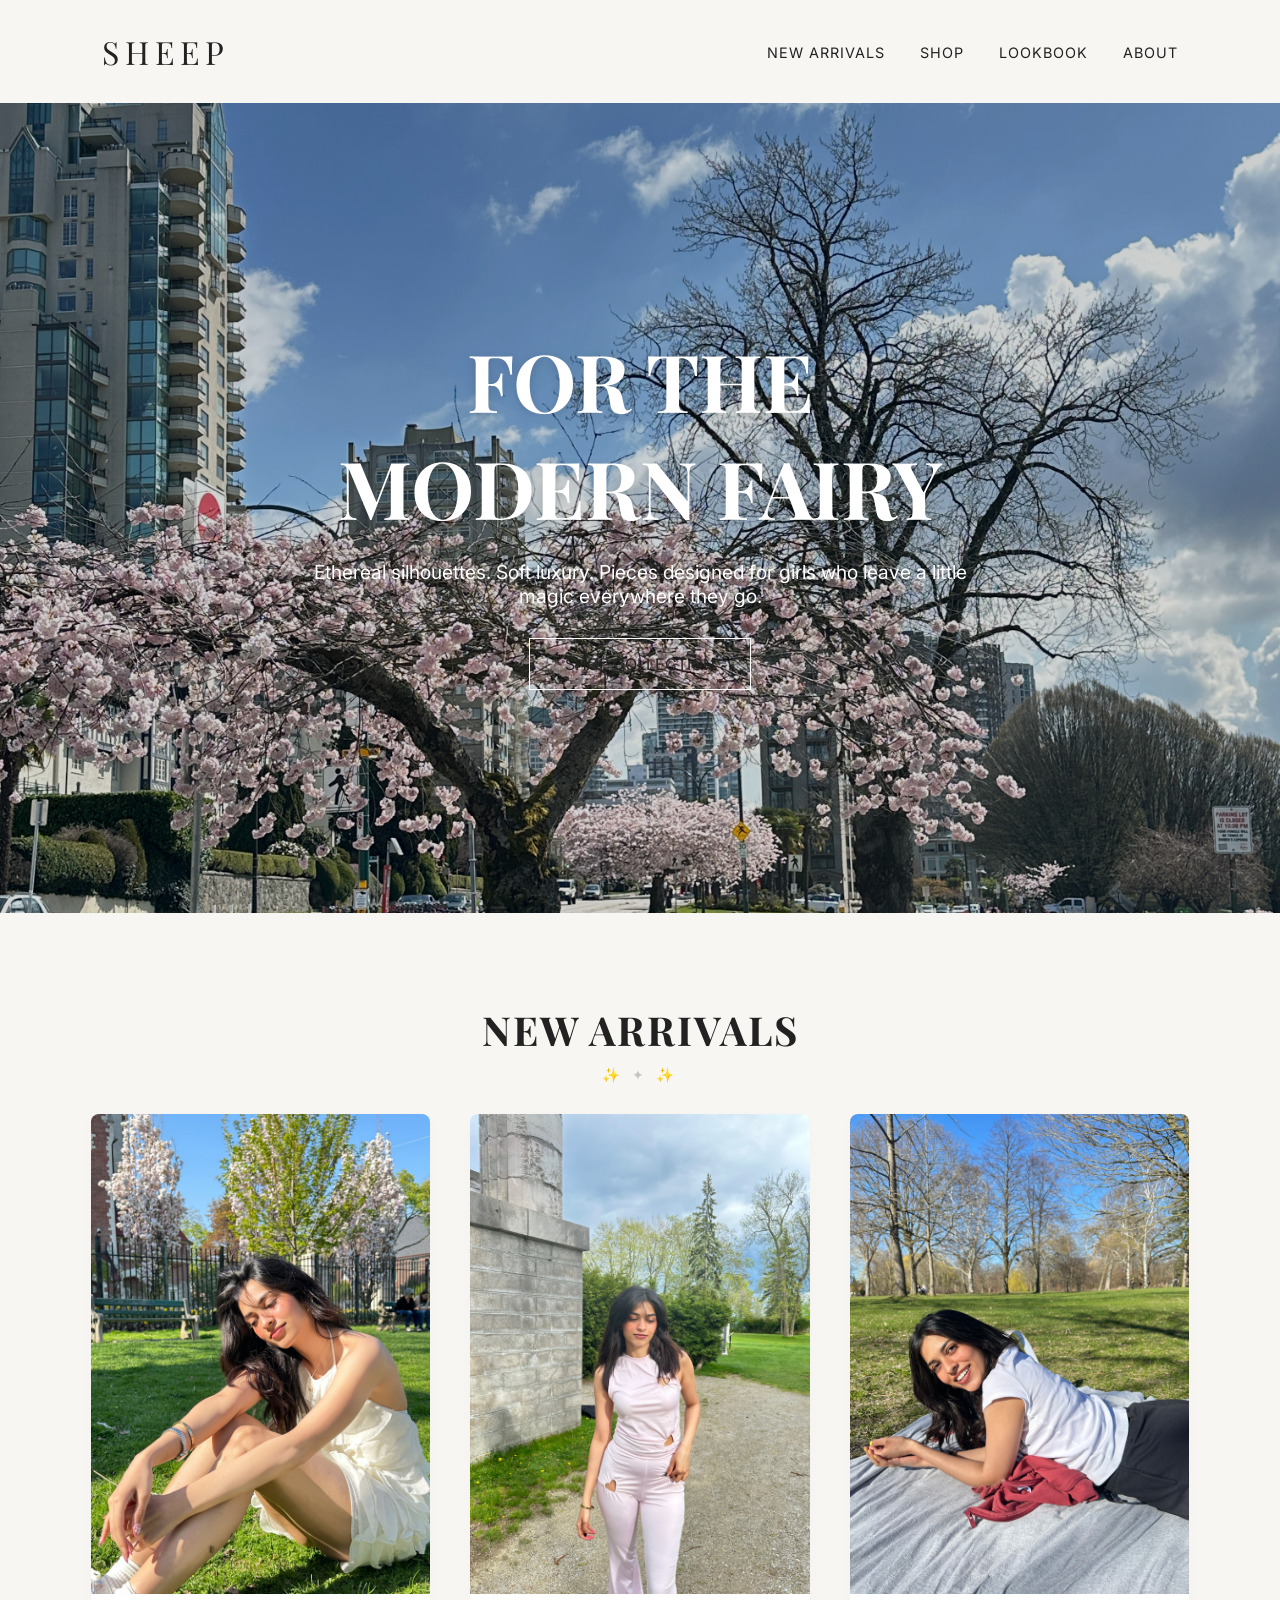
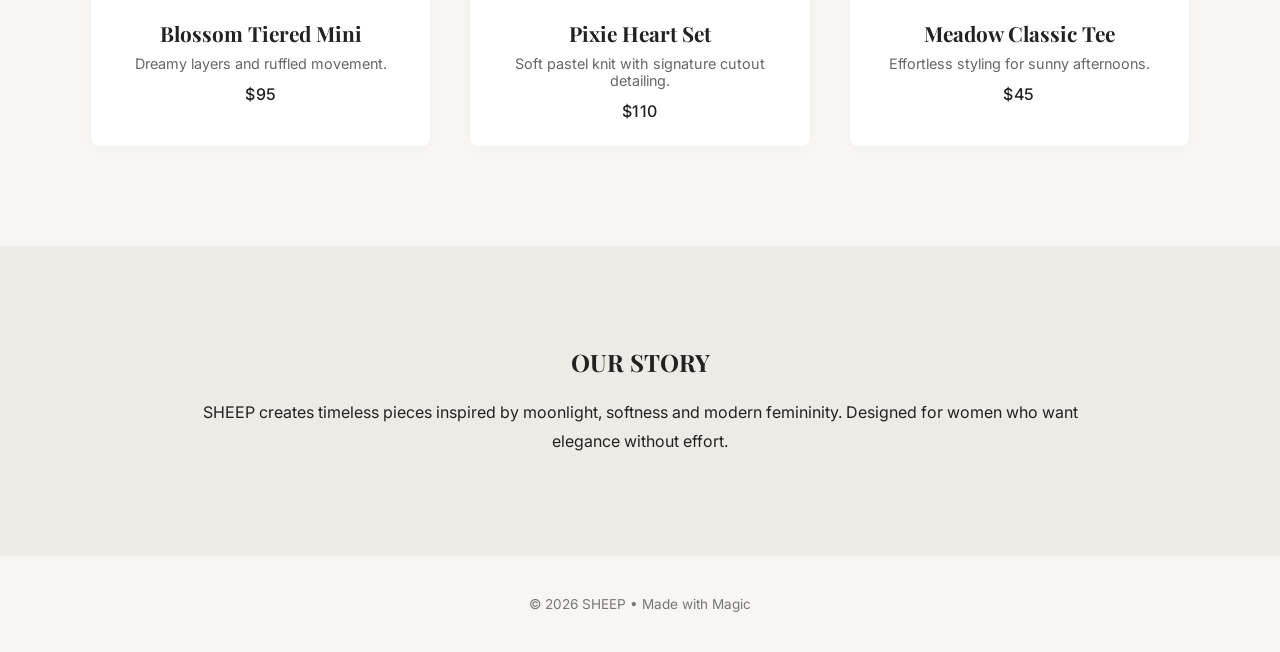
<file: index.html>
<!DOCTYPE html>
<html lang="en">
<head>
<meta charset="UTF-8">
<meta name="viewport" content="width=device-width, initial-scale=1.0">

<title>SHEEP | Modern Fairy</title>

<link rel="stylesheet" href="style.css">

</head>

<body>

<header>
    <div class="logo">SHEEP</div>

    <nav>
        <ul>
            <li><a href="index.html">New Arrivals</a></li>
            <li><a href="shop.html">Shop</a></li>
            <li><a href="#">Lookbook</a></li>
            <li><a href="#">About</a></li>
        </ul>
    </nav>
</header>

<section class="hero">
    <div class="hero-content">
        <h1>FOR THE MODERN FAIRY</h1>

        <p>
            Ethereal silhouettes. Soft luxury.
            Pieces designed for girls who leave a little magic everywhere they go.
        </p>

        <a href="shop.html" class="button">SHOP COLLECTION</a>
    </div>
</section>

<section class="collection-title">
    <h2>NEW ARRIVALS</h2>
    <div class="sparkle-divider">✨ ✦ ✨</div>
</section>

<section class="products">

    <a href="#" class="product">
        <div class="product-img-container">
            <img src="down.jpg" alt="Blossom Tiered Mini Dress">
        </div>
        <div class="product-info">
            <h3>Blossom Tiered Mini</h3>
            <p>Dreamy layers and ruffled movement.</p>
            <span>$95</span>
        </div>
    </a>

    <a href="#" class="product">
        <div class="product-img-container">
            <img src="sit.jpg" alt="Pixie Heart Co-ord Set">
        </div>
        <div class="product-info">
            <h3>Pixie Heart Set</h3>
            <p>Soft pastel knit with signature cutout detailing.</p>
            <span>$110</span>
        </div>
    </a>

    <a href="#" class="product">
        <div class="product-img-container">
            <img src="park.jpg" alt="Meadow Classic Tee">
        </div>
        <div class="product-info">
            <h3>Meadow Classic Tee</h3>
            <p>Effortless styling for sunny afternoons.</p>
            <span>$45</span>
        </div>
    </a>

</section>

<section class="about">
    <h2>OUR STORY</h2>

    <p>
        SHEEP creates timeless pieces inspired by moonlight,
        softness and modern femininity.
        Designed for women who want elegance without effort.
    </p>
</section>

<footer>
    <p>© 2026 SHEEP • Made with Magic</p>
</footer>

</body>
</html>
</file>
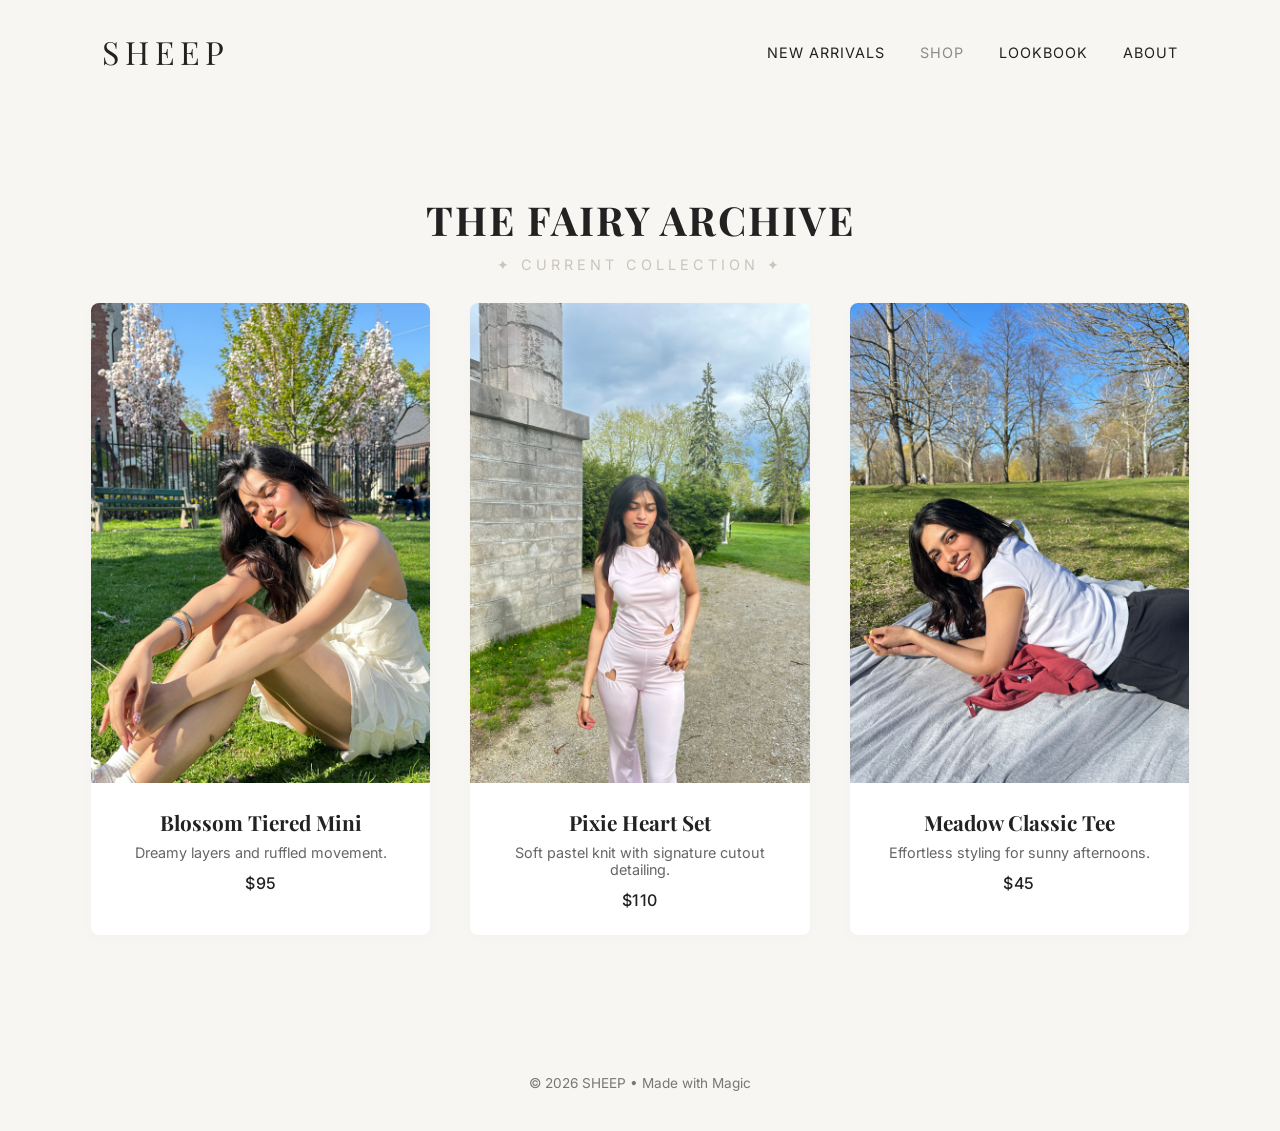
<file: shop.html>
<!DOCTYPE html>
<html lang="en">
<head>
    <meta charset="UTF-8">
    <meta name="viewport" content="width=device-width, initial-scale=1.0">
    <title>The Fairy Archive | SHEEP</title>
    <link rel="stylesheet" href="style.css">
</head>
<body>

<header>
    <div class="logo"><a href="index.html">SHEEP</a></div>
    <nav>
        <ul>
            <li><a href="index.html">New Arrivals</a></li>
            <li><a href="shop.html" style="opacity: 0.5;">Shop</a></li>
            <li><a href="#">Lookbook</a></li>
            <li><a href="#">About</a></li>
        </ul>
    </nav>
</header>

<section class="collection-title">
    <h2>THE FAIRY ARCHIVE</h2>
    <div class="sparkle-divider">✦ CURRENT COLLECTION ✦</div>
</section>

<section class="products">

    <a href="#" class="product">
        <div class="product-img-container">
            <img src="down.jpg" alt="Blossom Tiered Mini Dress">
        </div>
        <div class="product-info">
            <h3>Blossom Tiered Mini</h3>
            <p>Dreamy layers and ruffled movement.</p>
            <span>$95</span>
        </div>
    </a>

    <a href="#" class="product">
        <div class="product-img-container">
            <img src="sit.jpg" alt="Pixie Heart Co-ord Set">
        </div>
        <div class="product-info">
            <h3>Pixie Heart Set</h3>
            <p>Soft pastel knit with signature cutout detailing.</p>
            <span>$110</span>
        </div>
    </a>

    <a href="#" class="product">
        <div class="product-img-container">
            <img src="park.jpg" alt="Meadow Classic Tee">
        </div>
        <div class="product-info">
            <h3>Meadow Classic Tee</h3>
            <p>Effortless styling for sunny afternoons.</p>
            <span>$45</span>
        </div>
    </a>

</section>

<footer>
    <p>© 2026 SHEEP • Made with Magic</p>
</footer>

</body>
</html>
</file>
<file: style.css>
@import url('https://fonts.googleapis.com/css2?family=Playfair+Display:wght@400;600;700&family=Inter:wght@300;400;500&display=swap');

:root {
    --ivory: #F8F6F2;
    --pearl: #EEEAE5;
    --silver: #C9C5BE;
    --charcoal: #222222;
    --white: #FFFFFF;
}

/* --- Global Elements & Reset --- */
* {
    margin: 0;
    padding: 0;
    box-sizing: border-box;
}

body {
    font-family: 'Inter', sans-serif;
    background: var(--ivory);
    color: var(--charcoal);
    overflow-x: hidden;
}

/* Permanent Shield: Keeps links completely free of random blue colors or underlines */
a, a:link, a:visited, a:hover, a:active {
    color: inherit !important;
    text-decoration: none !important;
    outline: none;
}

/* --- Header Elements --- */
header {
    display: flex;
    justify-content: space-between;
    align-items: center;
    padding: 30px 8%;
    background: rgba(248,246,242,0.95);
    position: sticky;
    top: 0;
    z-index: 100;
}

.logo {
    font-family: 'Playfair Display', serif;
    font-size: 2rem;
    letter-spacing: 6px;
}

nav ul {
    display: flex;
    gap: 35px;
    list-style: none;
}

nav a {
    font-size: 0.9rem;
    letter-spacing: 1px;
    text-transform: uppercase;
    transition: opacity 0.3s ease;
}

nav a:hover {
    opacity: 0.6;
}

/* --- Hero Banner (Using view.jpg) --- */
.hero {
    height: 90vh;
    /* Sets up your beautiful cherry blossom scene as the main banner */
    background-image:
    linear-gradient(rgba(0,0,0,0.2), rgba(0,0,0,0.15)),
    url('view.jpg'); /* Enforced strict lowercase .jpg */

    background-size: cover;
    background-position: center 35%; /* Nicely highlights the pink flowers */

    display: flex;
    align-items: center;
    justify-content: center;
    text-align: center;
}

.hero-content {
    max-width: 700px;
}

.hero h1 {
    font-family: 'Playfair Display', serif;
    color: white;
    font-size: 5rem;
    margin-bottom: 20px;
    text-shadow: 0 2px 10px rgba(0,0,0,0.15);
}

.hero p {
    color: white;
    font-size: 1.2rem;
    margin-bottom: 30px;
    text-shadow: 0 1px 5px rgba(0,0,0,0.15);
}

.button {
    display: inline-block;
    padding: 15px 35px;
    border: 1px solid white;
    color: white !important;
    transition: all 0.3s ease;
}

.button:hover {
    background: var(--white);
    color: var(--charcoal) !important;
}

/* --- Layout Grid Alignment Elements --- */
.collection-title {
    text-align: center;
    padding: 90px 0 30px;
}

.collection-title h2 {
    font-family: 'Playfair Display', serif;
    font-size: 2.5rem;
    letter-spacing: 2px;
}

.sparkle-divider {
    color: var(--silver);
    font-size: 0.9rem;
    margin-top: 10px;
    letter-spacing: 4px;
}

.products {
    display: grid;
    grid-template-columns: repeat(3, 1fr);
    gap: 40px;
    max-width: 1200px; /* Clamps the width so items don't stretch layout horizontally */
    margin: 0 auto;    /* Centers the product lineup cleanly */
    padding: 0 4% 100px;
}

.product {
    display: block;
    background: var(--white);
    border-radius: 8px;
    overflow: hidden;
    box-shadow: 0 4px 15px rgba(0,0,0,0.02);
    transition: transform 0.4s ease, box-shadow 0.4s ease;
}

.product-img-container {
    width: 100%;
    height: 480px; /* Gives portrait outfit photos consistent breathing space */
    overflow: hidden;
}

.product img {
    width: 100%;
    height: 100%;
    object-fit: cover;
    transition: transform 0.6s ease;
}

.product-info {
    padding: 25px;
    text-align: center;
}

.product h3 {
    font-family: 'Playfair Display', serif;
    font-size: 1.3rem;
    margin-bottom: 8px;
}

.product p {
    font-size: 0.9rem;
    color: #666666;
    margin-bottom: 12px;
}

.product span {
    display: block;
    font-weight: 500;
    font-size: 1rem;
    letter-spacing: 0.5px;
}

/* Desktop Hover Animations */
.product:hover {
    transform: translateY(-5px);
    box-shadow: 0 15px 30px rgba(201, 197, 190, 0.4);
}

.product:hover img {
    transform: scale(1.02);
}

/* --- About & Footer --- */
.about {
    text-align: center;
    padding: 100px 15%;
    background: var(--pearl);
}

.about h2 {
    font-family: 'Playfair Display', serif;
    margin-bottom: 20px;
}

.about p {
    line-height: 1.8;
}

footer {
    text-align: center;
    padding: 40px;
    font-size: 0.85rem;
    color: #777777;
}

/* --- Responsive Layout Rules --- */
@media (max-width: 900px) {
    .hero h1 {
        font-size: 3rem;
    }

    .products {
        grid-template-columns: 1fr;
        max-width: 450px;
        padding: 0 20px 80px;
    }

    header {
        flex-direction: column;
        gap: 20px;
    }
}
</file>
